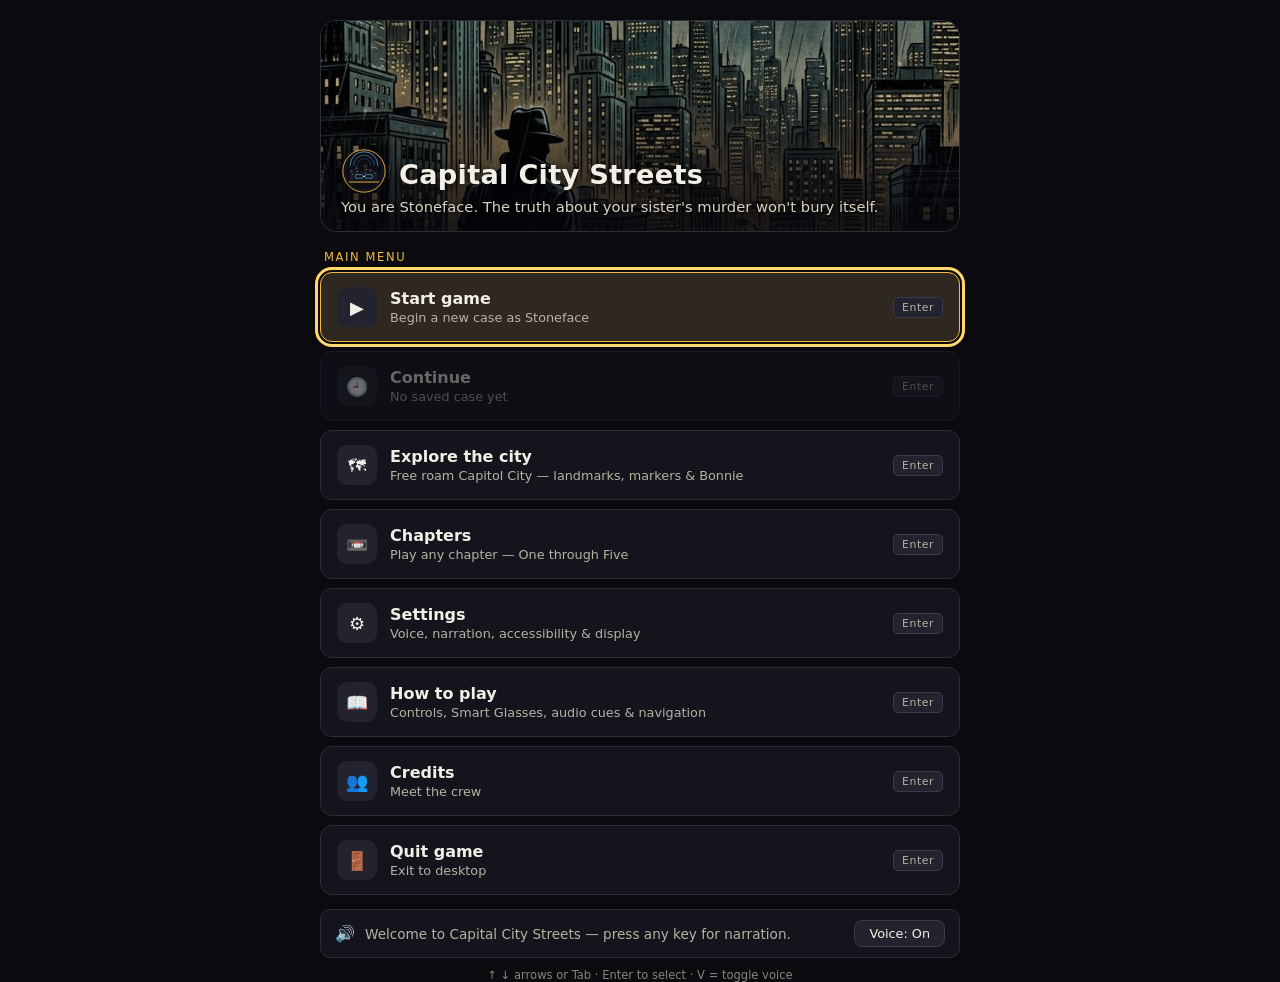
<file: index.html>
<!DOCTYPE html>
<html lang="en">
<head>
  <meta charset="utf-8" />
  <meta name="viewport" content="width=device-width, initial-scale=1, viewport-fit=cover, user-scalable=no" />
  <meta name="apple-mobile-web-app-capable" content="yes" />
  <meta name="apple-mobile-web-app-status-bar-style" content="black-translucent" />
  <meta name="mobile-web-app-capable" content="yes" />
  <title>Capital City Streets — Paschall Game Hub</title>
  <style>
    * { -webkit-tap-highlight-color: transparent; }
    html { touch-action: manipulation; }
    body { overscroll-behavior: none; }
    #choices button, .menu-btn, .v-toggle, .back-btn { touch-action: manipulation; -webkit-tap-highlight-color: rgba(245,185,66,0.3); }
    audio { display: none !important; }
  </style>
  <link rel="icon" href='data:image/svg+xml,<svg xmlns="http://www.w3.org/2000/svg" viewBox="0 0 100 100"><circle cx="50" cy="50" r="46" fill="%230c0c14" stroke="%23f5b942" stroke-width="6"/><rect x="30" y="60" width="40" height="6" fill="%23f5b942"/><rect x="30" y="40" width="17" height="9" rx="4.5" fill="none" stroke="%237fd4ff" stroke-width="4"/><rect x="53" y="40" width="17" height="9" rx="4.5" fill="none" stroke="%237fd4ff" stroke-width="4"/></svg>' />
  <link rel="stylesheet" href="styles.css" />
</head>
<body>

  <!-- ══ Custom logo emblem: the city seen through Smart Glasses ══ -->
  <svg style="display:none" aria-hidden="true">
    <symbol id="ccs-logo" viewBox="0 0 200 200">
      <circle cx="100" cy="100" r="92" fill="#0c0c14" stroke="#f5b942" stroke-width="4"/>
      <circle cx="100" cy="100" r="82" fill="none" stroke="#2a2a3a" stroke-width="2"/>
      <path d="M40 76 a60 60 0 0 1 120 0" fill="none" stroke="#7fd4ff" stroke-width="3" opacity=".85"/>
      <path d="M55 76 a45 45 0 0 1 90 0" fill="none" stroke="#7fd4ff" stroke-width="3" opacity=".55"/>
      <path d="M70 76 a30 30 0 0 1 60 0" fill="none" stroke="#7fd4ff" stroke-width="3" opacity=".3"/>
      <g fill="#1b1b28">
        <rect x="38" y="92" width="18" height="52"/><rect x="60" y="78" width="16" height="66"/>
        <rect x="80" y="98" width="14" height="46"/><rect x="98" y="70" width="18" height="74"/>
        <rect x="120" y="88" width="16" height="56"/><rect x="140" y="100" width="18" height="44"/>
      </g>
      <g fill="#f5b942">
        <rect x="43" y="100" width="3" height="4"/><rect x="50" y="112" width="3" height="4"/>
        <rect x="65" y="86" width="3" height="4"/><rect x="70" y="100" width="3" height="4"/>
        <rect x="103" y="78" width="3" height="4"/><rect x="110" y="92" width="3" height="4"/>
        <rect x="103" y="108" width="3" height="4"/><rect x="125" y="96" width="3" height="4"/>
        <rect x="146" y="108" width="3" height="4"/>
      </g>
      <rect x="62" y="116" width="34" height="15" rx="7.5" fill="#0c0c14" stroke="#7fd4ff" stroke-width="2.5"/>
      <rect x="104" y="116" width="34" height="15" rx="7.5" fill="#0c0c14" stroke="#7fd4ff" stroke-width="2.5"/>
      <rect x="96" y="121" width="8" height="5" fill="#7fd4ff"/>
      <rect x="34" y="146" width="132" height="4" fill="#f5b942"/>
    </symbol>
  </svg>

  <!-- ══ Paschall Game Hub — studio splash ══ -->
  <div id="splash" role="alert" aria-label="Paschall Game Hub presents Capital City Streets. Press any key to continue.">
    <svg class="splash-logo" aria-hidden="true"><use href="#ccs-logo"/></svg>
    <div class="splash-studio">PASCHALL GAME HUB</div>
    <div class="splash-presents">— presents —</div>
    <div class="splash-title">CAPITAL CITY STREETS</div>
    <div class="splash-tag">Hunt the truth. Avenge the silence.</div>
    <div class="splash-hint">press any key</div>
  </div>

  <!-- ══════════ MAIN MENU (mirrors original s-lobby) ══════════ -->
  <div id="main-menu" role="main" aria-label="Capital City Streets — main menu">
    <div class="menu-container">
      <h2 class="sr-only">Capital City Streets. Main menu. 7 options. Use arrow keys to navigate, Enter to select. Press V to toggle voice.</h2>

      <div class="menu-hero" aria-hidden="true">
        <img src="img/title.jpg" alt="" />
        <div class="menu-hero-overlay"></div>
        <div class="game-logo">
          <h1><svg class="logo-mark" aria-hidden="true"><use href="#ccs-logo"/></svg>Capital City Streets</h1>
          <p>You are Stoneface. The truth about your sister's murder won't bury itself.</p>
        </div>
      </div>

      <!-- Main list -->
      <div id="menu-list-wrap">
        <p class="lbl" aria-hidden="true">Main menu</p>
        <ul class="menu-list" role="listbox" aria-label="Main menu" id="lobby-menu">
          <li role="none"><button class="menu-btn" role="option" data-action="start"
            data-speak="Start game. Begin a new case as Stoneface. Press Enter.">
            <span class="micon" aria-hidden="true">▶</span>
            <span class="mlabel"><span class="mtitle">Start game</span><span class="msub">Begin a new case as Stoneface</span></span>
            <span class="kbadge" aria-hidden="true">Enter</span>
          </button></li>
          <li role="none"><button class="menu-btn" role="option" data-action="continue" id="menu-continue"
            data-speak="Continue. Resume your last save. Stoneface's case file is waiting. Press Enter.">
            <span class="micon" aria-hidden="true">🕘</span>
            <span class="mlabel"><span class="mtitle">Continue</span><span class="msub">Resume your last save</span></span>
            <span class="kbadge" aria-hidden="true">Enter</span>
          </button></li>
          <li role="none"><button class="menu-btn" role="option" data-action="explore"
            data-speak="Explore the city. Free roam Capitol City block by block. Landmarks, markers, and Bonnie. Press Enter.">
            <span class="micon" aria-hidden="true">🗺</span>
            <span class="mlabel"><span class="mtitle">Explore the city</span><span class="msub">Free roam Capitol City — landmarks, markers &amp; Bonnie</span></span>
            <span class="kbadge" aria-hidden="true">Enter</span>
          </button></li>
          <li role="none"><button class="menu-btn" role="option" data-action="chapters"
            data-speak="Chapters. Jump straight into any chapter of the story. Press Enter.">
            <span class="micon" aria-hidden="true">📼</span>
            <span class="mlabel"><span class="mtitle">Chapters</span><span class="msub">Play any chapter — One through Five</span></span>
            <span class="kbadge" aria-hidden="true">Enter</span>
          </button></li>
          <li role="none"><button class="menu-btn" role="option" data-action="settings"
            data-speak="Settings. Adjust voice, narration speed, accessibility and display options. Press Enter.">
            <span class="micon" aria-hidden="true">⚙</span>
            <span class="mlabel"><span class="mtitle">Settings</span><span class="msub">Voice, narration, accessibility &amp; display</span></span>
            <span class="kbadge" aria-hidden="true">Enter</span>
          </button></li>
          <li role="none"><button class="menu-btn" role="option" data-action="howto"
            data-speak="How to play. Learn the controls, Smart Glasses system, audio cues, and city navigation. Press Enter.">
            <span class="micon" aria-hidden="true">📖</span>
            <span class="mlabel"><span class="mtitle">How to play</span><span class="msub">Controls, Smart Glasses, audio cues &amp; navigation</span></span>
            <span class="kbadge" aria-hidden="true">Enter</span>
          </button></li>
          <li role="none"><button class="menu-btn" role="option" data-action="credits"
            data-speak="Credits. Meet the crew behind Capital City Streets. Press Enter.">
            <span class="micon" aria-hidden="true">👥</span>
            <span class="mlabel"><span class="mtitle">Credits</span><span class="msub">Meet the crew</span></span>
            <span class="kbadge" aria-hidden="true">Enter</span>
          </button></li>
          <li role="none"><button class="menu-btn" role="option" data-action="quit"
            data-speak="Quit game. Exit to desktop. Press Enter.">
            <span class="micon" aria-hidden="true">🚪</span>
            <span class="mlabel"><span class="mtitle">Quit game</span><span class="msub">Exit to desktop</span></span>
            <span class="kbadge" aria-hidden="true">Enter</span>
          </button></li>
        </ul>

        <div class="voicebar">
          <span aria-hidden="true" class="vb-icon">🔊</span>
          <span id="lv-label">Smart Glasses narration on — press V to toggle</span>
          <button class="v-toggle" id="lv-btn" aria-pressed="true"
            data-speak="Voice toggle. Currently on. Press Enter to turn narration off.">Voice: On</button>
        </div>
        <p class="kbd-hint">↑ ↓ arrows or Tab · Enter to select · V = toggle voice</p>
      </div>

      <!-- Chapters panel -->
      <div id="chapters-panel" class="menu-panel" hidden aria-label="Chapter select">
        <div class="panel-top">
          <button class="back-btn" data-action="back-main"
            data-speak="Back. Return to main menu. Press Enter.">← Back</button>
          <h2 class="panel-title">Select chapter</h2>
        </div>
        <ul class="menu-list">
          <li><button class="menu-btn" data-chapter="1"
            data-speak="Chapter One, The First Echo. Salena's apartment, the jingle lock, first blood. Press Enter to play.">
            <span class="micon" aria-hidden="true">1</span>
            <span class="mlabel"><span class="mtitle">The First Echo</span><span class="msub">Salena's apartment · the jingle lock · the data drive</span></span></button></li>
          <li><button class="menu-btn" data-chapter="2"
            data-speak="Chapter Two, The Block. Southside, Harbor, the Velvet Room stickup. Press Enter to play.">
            <span class="micon" aria-hidden="true">2</span>
            <span class="mlabel"><span class="mtitle">The Block</span><span class="msub">Southside · Harbor · the Velvet stickup</span></span></button></li>
          <li><button class="menu-btn" data-chapter="3"
            data-speak="Chapter Three, Waterfront and Island. Road ambush, nuclear Bonnie, the casino. Press Enter to play.">
            <span class="micon" aria-hidden="true">3</span>
            <span class="mlabel"><span class="mtitle">Waterfront / Island</span><span class="msub">Road ambush · nuclear Bonnie · the casino</span></span></button></li>
          <li><button class="menu-btn" data-chapter="4"
            data-speak="Chapter Four, The Takedown. Precinct shootout, five hitmen, the court ambush. Press Enter to play.">
            <span class="micon" aria-hidden="true">4</span>
            <span class="mlabel"><span class="mtitle">The Takedown</span><span class="msub">Precinct shootout · five hitmen · the court ambush</span></span></button></li>
          <li><button class="menu-btn" data-chapter="5"
            data-speak="Chapter Five, The Grand Finale. The mansion gala, Wexler and Voss, three endings. Press Enter to play.">
            <span class="micon" aria-hidden="true">5</span>
            <span class="mlabel"><span class="mtitle">The Grand Finale</span><span class="msub">Mansion gala · Wexler &amp; Voss · three endings</span></span></button></li>
                                      </ul>
      </div>

      <!-- Settings panel -->
      <div id="settings-panel" class="menu-panel" hidden aria-label="Settings">
        <div class="panel-top">
          <button class="back-btn" data-action="back-main"
            data-speak="Back. Return to main menu. Press Enter.">← Back</button>
          <h2 class="panel-title">Settings</h2>
        </div>
        <div class="setting-row">
          <span class="sicon" aria-hidden="true">🔊</span>
          <span class="slabel"><span class="sname">Smart Glasses narration</span>
          <span class="sdesc">Spoken narration of every line and option</span></span>
          <button class="v-toggle" id="set-voice" aria-pressed="true"
            data-speak="Smart Glasses narration. Currently on. Press Enter to toggle.">On</button>
        </div>
        <div class="setting-row">
          <span class="sicon" aria-hidden="true">⏩</span>
          <span class="slabel"><span class="sname">Narration speed</span>
          <span class="sdesc">How fast the Smart Glasses speak</span></span>
          <input type="range" id="set-rate" class="sslider" min="70" max="150" step="10"
            aria-label="Narration speed percent"
            data-speak="Narration speed slider. Use left and right arrow keys to change the speed.">
          <span class="sval" id="set-rate-val">100%</span>
        </div>
        <div class="setting-row">
          <span class="sicon" aria-hidden="true">🎼</span>
          <span class="slabel"><span class="sname">Music volume</span>
          <span class="sdesc">Generative score loudness</span></span>
          <input type="range" id="set-mus" class="sslider" min="0" max="100" step="5"
            aria-label="Music volume percent"
            data-speak="Music volume slider. Use left and right arrows to change.">
          <span class="sval" id="set-mus-val">100%</span>
        </div>
        <div class="setting-row">
          <span class="sicon" aria-hidden="true">🌆</span>
          <span class="slabel"><span class="sname">Ambience volume</span>
          <span class="sdesc">Room tones, rain, city life</span></span>
          <input type="range" id="set-amb" class="sslider" min="0" max="100" step="5"
            aria-label="Ambience volume percent"
            data-speak="Ambience volume slider. Use left and right arrows to change.">
          <span class="sval" id="set-amb-val">100%</span>
        </div>
        <div class="setting-row">
          <span class="sicon" aria-hidden="true">🌓</span>
          <span class="slabel"><span class="sname">High contrast</span>
          <span class="sdesc">Brighter colors, stronger outlines — key H anytime</span></span>
          <button class="v-toggle" id="set-hc" aria-pressed="false"
            data-speak="High contrast mode. Currently off. Press Enter to toggle.">Off</button>
        </div>
        <div class="setting-row">
          <span class="sicon" aria-hidden="true">🎧</span>
          <span class="slabel"><span class="sname">Focus Mode</span>
          <span class="sdesc">Dims visuals during play — press F anytime in game</span></span>
        </div>
        <div class="setting-row" style="border:2px solid #f5b942; background: rgba(245,185,66,0.08);">
          <span class="sicon" aria-hidden="true">🦯</span>
          <span class="slabel"><span class="sname">Blind-Friendly Real Audio — OpenGameArt.org</span>
          <span class="sdesc">Real noir jazz (Future Noir, Velvet Sax, Noire Crime Time) + real punch SFX + footsteps + city ambience. For blind immersion — CC0/CC-BY</span></span>
          <button class="v-toggle" id="set-oga" aria-pressed="true"
            data-speak="Blind friendly real audio from Open Game Art. Currently on. Real noir jazz and punch sounds for blind immersion. Press Enter to toggle.">On</button>
        </div>
        <div class="setting-row">
          <span class="sicon" aria-hidden="true">🎵</span>
          <span class="slabel"><span class="sname">Real Music Volume</span>
          <span class="sdesc">Noir jazz tracks from OpenGameArt.org</span></span>
          <input type="range" id="set-oga-mus" class="sslider" min="0" max="100" step="5"
            aria-label="Real music volume"
            data-speak="Real noir music volume slider.">
          <span class="sval" id="set-oga-mus-val">70%</span>
        </div>
        <div class="setting-row">
          <span class="sicon" aria-hidden="true">🥊</span>
          <span class="slabel"><span class="sname">Real SFX Volume</span>
          <span class="sdesc">Real punch, footsteps, doors from OpenGameArt.org</span></span>
          <input type="range" id="set-oga-sfx" class="sslider" min="0" max="100" step="5"
            aria-label="Real SFX volume"
            data-speak="Real punch and footsteps volume slider.">
          <span class="sval" id="set-oga-sfx-val">90%</span>
        </div>
        <div class="setting-row" style="border:2px solid #7fd4ff; background: rgba(127,212,255,0.08);">
          <span class="sicon" aria-hidden="true">🎙️</span>
          <span class="slabel"><span class="sname">Real Human Voices — Not Computer!</span>
          <span class="sdesc">Stoneface, Glasses, Salena, Sam, Priest now sound like REAL people, not computer TTS. Generated with AI voice actors. Hybrid: real for main, improved TTS for others.</span></span>
          <button class="v-toggle" id="set-realvoices" aria-pressed="true"
            data-speak="Real human voices. Currently on. Real human voices, not computer. Stoneface, Glasses, Salena have real voices. Press Enter to toggle.">On</button>
        </div>
        <div class="setting-row" style="border:2px solid #ff6b6b; background: rgba(255,107,107,0.08);">
          <span class="sicon" aria-hidden="true">🔊</span>
          <span class="slabel"><span class="sname">Realistic Sounds — Mixkit / OGA CC0</span>
          <span class="sdesc">Real recorded footsteps (grass, stone, sand, concrete), punches (strong, fast, body), doors, city rain, coins, swords. CC0 realistic, not synthetic. From Mixkit-style packs.</span></span>
          <button class="v-toggle" id="set-realistic" aria-pressed="true"
            data-speak="Realistic sounds from Mixkit and OpenGameArt. Currently on. Real footsteps, punches, doors, city ambience. Press Enter to toggle.">On</button>
        </div>
        <div class="setting-row">
          <span class="sicon" aria-hidden="true">🎚️</span>
          <span class="slabel"><span class="sname">Realistic Volume</span>
          <span class="sdesc">Footsteps, punches, doors, city - realistic SFX</span></span>
          <input type="range" id="set-real-vol" class="sslider" min="0" max="100" step="5"
            aria-label="Realistic volume"
            data-speak="Realistic sounds volume slider.">
          <span class="sval" id="set-real-vol-val">90%</span>
        </div>
        <div class="setting-row" style="border:2px solid #a78bfa; background: rgba(167,139,250,0.12);">
          <span class="sicon" aria-hidden="true">🎼</span>
          <span class="slabel"><span class="sname">Professional Blind Music Vibe — High Level</span>
          <span class="sdesc">Leitmotifs (character themes), Vertical Remixing (base+tension+combat layers), Stingers (objective/danger), Sonar Enhanced Listening, Binaural spatial music. Like TLOU2 + Hades + A Plague Tale. Real noir jazz from Pixabay CC0 + OGA.</span></span>
          <button class="v-toggle" id="set-blindmusic" aria-pressed="true"
            data-speak="Professional blind music vibe. Currently on. Leitmotifs for Stoneface Salena Glasses, vertical remixing with 3 layers, stingers for events, sonar enhanced listening mode like The Last of Us Part 2. Press Enter to toggle.">On</button>
        </div>
        <div class="setting-row">
          <span class="sicon" aria-hidden="true">🎹</span>
          <span class="slabel"><span class="sname">Blind Music Volume</span>
          <span class="sdesc">Leitmotifs + vertical layers + stingers - professional blind vibe</span></span>
          <input type="range" id="set-blind-vol" class="sslider" min="0" max="100" step="5"
            aria-label="Blind music volume"
            data-speak="Professional blind music volume slider. Leitmotifs and vertical remixing.">
          <span class="sval" id="set-blind-vol-val">60%</span>
        </div>
        <div class="setting-row">
          <span class="sicon" aria-hidden="true">📡</span>
          <span class="slabel"><span class="sname">Enhanced Listening Mode (Sonar)</span>
          <span class="sdesc">Sonar sweep like TLOU2 - press E in game to ping nearby characters/objects with spatial audio + leitmotifs. For blind navigation.</span></span>
          <button class="v-toggle" id="set-sonar" aria-pressed="false"
            data-speak="Enhanced listening mode sonar. Currently off. When on, press E to sonar ping nearby characters with leitmotifs and spatial audio. Like The Last of Us Part 2. Press Enter to toggle.">Off</button>
        </div>
      </div>

      <!-- Credits panel -->
      <div id="credits-panel" class="menu-panel" hidden aria-label="Credits">
        <div class="panel-top">
          <button class="back-btn" data-action="back-main"
            data-speak="Back. Return to main menu. Press Enter.">← Back</button>
          <h2 class="panel-title">Credits — Meet the crew</h2>
        </div>
        <ul class="menu-list" id="credits-list">
          <li><div class="menu-btn credit-row" tabindex="0" data-speak="Stoneface. You. Blind crew leader. Grief sharpened into purpose. Every move, for Salena.">
            <span class="micon" aria-hidden="true">🕶</span>
            <span class="mlabel"><span class="mtitle">Stoneface</span><span class="msub">You — blind crew leader, grief sharpened into purpose</span></span></div></li>
          <li><div class="menu-btn credit-row" tabindex="0" data-speak="Bonnie. Your bulletproof S U V. Crew built, A I voiced. She steers, she fights, she waits outside.">
            <span class="micon" aria-hidden="true">🚙</span>
            <span class="mlabel"><span class="mtitle">Bonnie</span><span class="msub">Bulletproof SUV — crew-built, AI-voiced</span></span></div></li>
          <li><div class="menu-btn credit-row" tabindex="0" data-speak="Sam Caldwell. Inside cop ally. Subtle hints by phone. Your eyes inside the law.">
            <span class="micon" aria-hidden="true">📞</span>
            <span class="mlabel"><span class="mtitle">Sam Caldwell</span><span class="msub">Inside-cop ally — your eyes inside the law</span></span></div></li>
          <li><div class="menu-btn credit-row" tabindex="0" data-speak="Priest Malachai. Moral compass with street knowledge. The only honest gatekeeper.">
            <span class="micon" aria-hidden="true">🕯</span>
            <span class="mlabel"><span class="mtitle">Priest Malachai</span><span class="msub">Moral compass — the only honest gatekeeper</span></span></div></li>
          <li><div class="menu-btn credit-row" tabindex="0" data-speak="Marcus Harbor Kane. Navy Seal. Undercover in plain sight. Waiting for a reason to live.">
            <span class="micon" aria-hidden="true">🏀</span>
            <span class="mlabel"><span class="mtitle">Marcus "Harbor" Kane</span><span class="msub">Navy Seal — undercover in plain sight</span></span></div></li>
          <li><div class="menu-btn credit-row" tabindex="0" data-speak="Nyx and Nia Vale. Twin assassins. Nyx, calm voice, surgical violence. Nia, playful voice, terrifying impulse control. Point them.">
            <span class="micon" aria-hidden="true">🗡</span>
            <span class="mlabel"><span class="mtitle">Nyx &amp; Nia Vale</span><span class="msub">Twin assassins — point them</span></span></div></li>
          <li><div class="menu-btn credit-row" tabindex="0" data-speak="Elias Ledger. Pawn shop investor. Bankroll brain, upgrade broker.">
            <span class="micon" aria-hidden="true">💰</span>
            <span class="mlabel"><span class="mtitle">Elias "Ledger"</span><span class="msub">Pawn shop investor — upgrade broker</span></span></div></li>
          <li><div class="menu-btn credit-row" tabindex="0" data-speak="Tess Area Six. Computer engineer. Builds Bonnie's systems, armor upgrades, and the healing chamber.">
            <span class="micon" aria-hidden="true">🔧</span>
            <span class="mlabel"><span class="mtitle">Tess "Area Six"</span><span class="msub">Computer engineer — builds Bonnie's systems</span></span></div></li>
          <li><div class="menu-btn credit-row" tabindex="0" data-speak="Seraphine Sera. The island. Romance that becomes a choice, not a cutscene.">
            <span class="micon" aria-hidden="true">🏝</span>
            <span class="mlabel"><span class="mtitle">Seraphine "Sera"</span><span class="msub">The island — a romance you choose</span></span></div></li>
          <li><div class="menu-btn credit-row" tabindex="0" data-speak="Mayor Wexler. Charismatic. Ruthless. Addicted to legacy.">
            <span class="micon" aria-hidden="true">🏛</span>
            <span class="mlabel"><span class="mtitle">Mayor Wexler</span><span class="msub">Charismatic, ruthless, addicted to legacy</span></span></div></li>
          <li><div class="menu-btn credit-row" tabindex="0" data-speak="Chief Voss. Cold. Procedural. Convinced the city belongs to him.">
            <span class="micon" aria-hidden="true">🚔</span>
            <span class="mlabel"><span class="mtitle">Chief Voss</span><span class="msub">Cold, procedural — the city is his, he thinks</span></span></div></li>
        </ul>
        <div class="setting-row" style="margin-top:12px">
          <span class="sicon" aria-hidden="true">🖤</span>
          <span class="slabel">
            <span class="sname">A Paschall Games production</span>
            <span class="sdesc">Designed accessibility-first · Hand-built noir engine: WebAudio generative score, HRTF spatial sound, Three.js streets · Every voice synthesized, every pixel data-driven · For Salena.</span>
          </span>
        </div>
      </div>

      <!-- Quit notice -->
      <div id="quit-panel" class="menu-panel" hidden aria-label="Quit">
        <div class="game-logo">
          <h1>🏙 Capital City Streets</h1>
          <p id="quit-text">It is now safe to close this tab. Justice is coming — one block at a time.</p>
        </div>
      </div>
    </div>
  </div>

  <div id="game" hidden>
    <!-- Top bar -->
    <header id="topbar" role="status" aria-label="Status bar">
      <span id="hud-location" class="hud-chip">📍 —</span>
      <span id="hud-cc" class="hud-chip cc">🪙 0 CC</span>
      <span id="hud-health" class="hud-chip health" aria-label="Health">
        ❤️ <span class="bar"><span id="health-fill"></span></span>
      </span>
      <span id="hud-heat" class="hud-chip heat" hidden>🔥 Heat 0</span>
      <span id="hud-focus" class="hud-chip focus" hidden>🎧 Focus</span>
      <button id="btn-menu" class="hud-chip hud-btn" aria-label="Back to main menu (Escape key)"
        title="Main menu (Esc)">☰</button>
      <button id="btn-fullscreen" class="hud-chip hud-btn" aria-label="Toggle fullscreen"
        title="Toggle fullscreen">⛶</button>
    </header>

    <!-- Scene viewport -->
    <main id="stage" aria-label="Scene" tabindex="0">
      <svg id="scene-art" viewBox="0 0 800 450" preserveAspectRatio="xMidYMid slice" aria-hidden="true"></svg>
      <div id="grade" aria-hidden="true"></div>
      <div id="fx" aria-hidden="true"></div>
      <div id="subtitle" aria-live="polite"></div>
    </main>

    <!-- Choices -->
    <nav id="choices" aria-label="Choices"></nav>

    <!-- Cinematic chapter title card -->
    <div id="chapter-card" aria-hidden="true"></div>

    <!-- Narration log (Smart Glasses feed) -->
    <section id="narration-log" aria-label="Smart Glasses narration log" aria-live="off">
      <h2>Smart Glasses Feed</h2>
      <ol id="log-lines"></ol>
    </section>
  </div>

  <!-- ══════════ OPEN-WORLD CITY (free roam) ══════════ -->
  <div id="city" hidden>
    <header id="city-hud" role="status" aria-label="City status">
      <span id="city-mode" class="hud-chip">—</span>
      <span id="city-loc" class="hud-chip">📍 —</span>
      <span id="city-cc" class="hud-chip cc">🪙 0 CC</span>
      <span class="hud-chip health" aria-label="Health">❤️ <span class="bar"><span id="city-health-fill"></span></span></span>
      <span id="city-ride" class="hud-chip ride" hidden>🚙 Riding Bonnie</span>
      <span id="city-marker-chip" class="hud-chip markerchip" hidden></span>
    </header>
    <main id="city-stage" tabindex="0" aria-label="Capitol City">
      <svg id="city-svg" viewBox="0 0 720 540" preserveAspectRatio="xMidYMid slice" aria-hidden="true">
        <g id="city-world"></g>
      </svg>
      <canvas id="city-3d" hidden aria-hidden="true"></canvas>
      <div id="city-caption" aria-live="polite"></div>
    </main>
    <p class="city-keys">
      ↑ ↓ ← → move · Enter interact · L look · P sonar ping · K district guide · G go-to (A/B/C letters, 0 back) · U your trail<br/>
      M set marker · N hear the way · Y walking beacon · X clear marker · B ride Bonnie · J journal · R replay · T voice · H contrast<br/>
      Backspace step back · C 3D/map view · O 3D sound · I case file · Esc menu
      · <span id="city-ver"></span>
    </p>
  </div>


  <script src="src/tts.js"></script>
  <script src="src/realvoices.js"></script>
  <script src="src/ogaudio.js"></script>
  <script src="src/realistic.js"></script>
  <script src="src/blindmusic.js"></script>
  <script src="src/audio.js"></script>
  <script src="src/spatial.js"></script>
  <script src="src/music.js"></script>
  <script src="src/premium_audio.js"></script>
  <script src="src/input.js"></script>
  <script src="src/economy.js"></script>
  <script src="src/game.js"></script>
  <script src="vendor/three.min.js"></script>
  <script src="src/audio3d.js"></script>
  <script src="src/city3d.js"></script>
  <script src="src/city.js"></script>
  <script src="src/mainmenu.js"></script>


  <!-- Mobile Browser Fix: Unlock audio + improve TTS voice loading -->
  <script>
  (function() {
    const isMobile = /iPhone|iPad|iPod|Android/i.test(navigator.userAgent);
    const isIOS = /iPhone|iPad|iPod/i.test(navigator.userAgent);
    if (!isMobile) return;
    console.log('[Mobile] Browser detected - applying mobile fixes iOS='+isIOS);
    let unlocked = false;
    const unlockAllAudio = () => {
      if (unlocked) return;
      unlocked = true;
      console.log('[Mobile] First gesture - unlocking audio');
      try {
        if (typeof TTS !== 'undefined' && TTS.unlockAudio) TTS.unlockAudio();
        if (typeof RealVoices !== 'undefined' && RealVoices.unlockMobile) RealVoices.unlockMobile();
        if (typeof OGAudio !== 'undefined' && OGAudio.unlockMobile) OGAudio.unlockMobile();
        if (typeof BlindMusic !== 'undefined' && BlindMusic.unlockMobile) BlindMusic.unlockMobile();
        if (window.speechSynthesis) {
          try {
            const u = new SpeechSynthesisUtterance('');
            u.volume = 0;
            window.speechSynthesis.speak(u);
            window.speechSynthesis.cancel();
            window.speechSynthesis.getVoices();
          } catch (e) {}
        }
      } catch (e) { console.warn('[Mobile] Unlock failed:', e); }
    };
    ['touchstart','touchend','click','keydown'].forEach(ev => {
      document.addEventListener(ev, unlockAllAudio, { once: true, passive: true, capture: true });
    });
    if (isIOS && window.speechSynthesis) {
      const forceVoiceLoad = () => { try { window.speechSynthesis.getVoices(); } catch (e) {} };
      setTimeout(forceVoiceLoad, 100);
      setTimeout(forceVoiceLoad, 500);
      setTimeout(forceVoiceLoad, 1000);
      window.speechSynthesis.onvoiceschanged = forceVoiceLoad;
    }
    document.body.classList.add('mobile-browser');
    if (isIOS) document.body.classList.add('ios-browser');
    console.log('[Mobile] Fixes applied - voice will work after first tap');
  })();
  </script>

</body>
</html>
</file>
<file: styles.css>
/* ============================================================
   CAPITAL CITY STREETS — styles.css
   Editable: colors live in :root variables. Change freely.
   ============================================================ */

:root {
  --bg: #0a0a0f;
  --panel: #14141d;
  --ink: #f2efe6;
  --accent: #f5b942;        /* gold — choices, highlights */
  --accent-2: #7fd4ff;      /* cyan — Smart Glasses feed */
  --danger: #ff5d5d;
  --ok: #7dff9e;
  --focus-ring: #ffd76a;
  --font: "Segoe UI", system-ui, -apple-system, Roboto, Arial, sans-serif;
}

/* High-contrast mode (toggle with H in-game) */
body.high-contrast {
  --bg: #000;
  --panel: #000;
  --ink: #fff;
  --accent: #ffee00;
  --accent-2: #00ffff;
  --danger: #ff8080;
  --ok: #80ff80;
}

* { box-sizing: border-box; margin: 0; padding: 0; }

/* The `hidden` attribute must ALWAYS win over display rules —
   without this, #main-menu (display:flex) would stay visible
   after pressing Start game. */
[hidden] { display: none !important; }

html, body { height: 100%; }

body {
  background: var(--bg);
  color: var(--ink);
  font-family: var(--font);
  display: flex;
  justify-content: center;
}

#game {
  width: min(960px, 100%);
  display: flex;
  flex-direction: column;
  gap: 10px;
  padding: 12px;
}

/* ---------- HUD ---------- */
#topbar {
  display: flex;
  flex-wrap: wrap;
  gap: 8px;
  align-items: center;
}
.hud-chip {
  background: var(--panel);
  border: 1px solid #2c2c3a;
  border-radius: 999px;
  padding: 6px 14px;
  font-size: 0.95rem;
  letter-spacing: 0.02em;
}
.hud-chip.cc { color: var(--accent); font-weight: 700; }
.hud-chip.heat { color: var(--danger); font-weight: 700; }
.hud-chip.focus { color: var(--accent-2); }
.hud-chip.health { display: inline-flex; align-items: center; gap: 6px; }
.bar {
  display: inline-block;
  width: 90px; height: 10px;
  background: #2c2c3a;
  border-radius: 999px;
  overflow: hidden;
}
#health-fill {
  display: block; height: 100%;
  width: 100%;
  background: linear-gradient(90deg, var(--danger), var(--ok));
  transition: width .3s ease;
}

/* ---------- Stage (fills the screen in play mode) ---------- */
#stage {
  position: relative;
  flex: 1;
  min-height: 0;
  border: 2px solid #2c2c3a;
  border-radius: 14px;
  overflow: hidden;
  background: #000;
  outline: none;
}
#scene-art { width: 100%; height: 100%; display: block; }

#subtitle {
  position: absolute;
  left: 0; right: 0; bottom: 0;
  padding: 18px 24px 16px;
  background: linear-gradient(transparent, rgba(0,0,0,.88) 45%);
  font-size: clamp(1.05rem, 2.6vw, 1.45rem);
  line-height: 1.45;
  min-height: 3.2em;
  text-shadow: 0 2px 6px #000;
}
#subtitle .speaker {
  color: var(--accent);
  font-weight: 700;
  text-transform: uppercase;
  letter-spacing: .08em;
  font-size: .8em;
  display: block;
  margin-bottom: 2px;
}
#subtitle.flash { animation: flash .25s ease; }
@keyframes flash { 0% { background: rgba(245,185,66,.25); } 100% { background: transparent; } }

/* ---------- Choices ---------- */
#choices {
  display: flex;
  flex-direction: column;
  gap: 8px;
  width: 100%;
  max-width: 920px;
  margin: 0 auto;
  max-height: 38vh;
  overflow-y: auto;
}
.choice {
  display: flex;
  align-items: center;
  gap: 12px;
  width: 100%;
  text-align: left;
  background: var(--panel);
  color: var(--ink);
  border: 2px solid #2c2c3a;
  border-radius: 10px;
  padding: 12px 16px;
  font-size: 1.05rem;
  font-family: inherit;
  cursor: pointer;
}
.choice .key-hint {
  flex: none;
  width: 28px; height: 28px;
  display: grid; place-items: center;
  border: 1px solid var(--accent);
  border-radius: 6px;
  color: var(--accent);
  font-weight: 700;
  font-size: .9rem;
}
.choice .key-letter {
  flex: none;
  width: 28px; height: 28px;
  display: grid; place-items: center;
  border: 1px solid var(--accent);
  border-radius: 6px;
  color: var(--accent);
  font-weight: 700;
  font-size: .9rem;
}
.choice[aria-selected="true"], .choice:focus-visible {
  border-color: var(--accent);
  background: color-mix(in srgb, var(--accent) 14%, var(--panel));
  outline: 3px solid var(--focus-ring);
  outline-offset: 2px;
}
.choice:disabled { opacity: .45; cursor: not-allowed; }

/* ---------- Narration log ---------- */
#narration-log {
  background: var(--panel);
  border: 1px solid #2c2c3a;
  border-radius: 12px;
  padding: 8px 16px;
  max-height: 110px;
  overflow-y: auto;
  font-size: .92rem;
  flex-shrink: 0;
}
#narration-log h2 {
  font-size: .8rem;
  text-transform: uppercase;
  letter-spacing: .12em;
  color: var(--accent-2);
  margin-bottom: 6px;
}
#log-lines { list-style: none; }
#log-lines li {
  padding: 3px 0;
  border-bottom: 1px dashed #23232f;
  color: #cfc9ba;
}
#log-lines li .who { color: var(--accent-2); font-weight: 600; }

/* ---------- Editor ---------- */
#editor-dock { position: fixed; right: 14px; bottom: 14px; }
#btn-editor {
  background: var(--accent);
  color: #1a1405;
  font-weight: 700;
  border: none;
  border-radius: 999px;
  padding: 10px 18px;
  font-size: .95rem;
  cursor: pointer;
  font-family: inherit;
}
#editor {
  border: none;
  border-radius: 14px;
  background: var(--panel);
  color: var(--ink);
  width: min(860px, 94vw);
  padding: 18px;
}
#editor::backdrop { background: rgba(0,0,0,.7); }
.editor-head { margin-bottom: 10px; }
.editor-head h2 { color: var(--accent); }
.editor-head .hint { font-size: .85rem; color: #b8b2a2; display:block; margin-top:4px; }
#editor-file {
  width: 100%;
  margin: 8px 0;
  padding: 8px;
  background: var(--bg);
  color: var(--ink);
  border: 1px solid #2c2c3a;
  border-radius: 8px;
  font-family: inherit;
}
#editor-text {
  width: 100%;
  height: 46vh;
  background: #050508;
  color: #d8ffd8;
  border: 1px solid #2c2c3a;
  border-radius: 8px;
  font-family: ui-monospace, Consolas, monospace;
  font-size: .85rem;
  padding: 10px;
  resize: vertical;
}
#editor-status { min-height: 1.4em; margin: 8px 0; color: var(--ok); font-size: .9rem; }
#editor-status.err { color: var(--danger); }
#editor menu { display: flex; gap: 8px; flex-wrap: wrap; }
#editor menu button {
  background: #23232f;
  color: var(--ink);
  border: 1px solid #3a3a4a;
  border-radius: 8px;
  padding: 8px 16px;
  font-family: inherit;
  font-size: .95rem;
  cursor: pointer;
}
#editor menu button[value="apply"] { background: var(--accent); color: #1a1405; font-weight: 700; }

/* Focus-mode visual cue: dim everything except subtitles */
body.focus-mode #scene-art { filter: brightness(.35) grayscale(.6); }
body.focus-mode #narration-log { border-color: var(--accent-2); }

/* Reduced motion respect */
@media (prefers-reduced-motion: reduce) {
  * { animation: none !important; transition: none !important; }
}

/* ============================================================
   MAIN MENU — mirrors original s-lobby structure
   ============================================================ */

.sr-only {
  position: absolute; width: 1px; height: 1px;
  overflow: hidden; clip: rect(0 0 0 0); white-space: nowrap;
}

#main-menu {
  width: 100%;
  min-height: 100vh;
  display: flex;
  justify-content: center;
  padding: 20px 12px 40px;
}
.menu-container { width: min(640px, 100%); }

.menu-hero {
  position: relative;
  border-radius: 16px;
  overflow: hidden;
  border: 1px solid #2c2c3a;
  margin-bottom: 18px;
}
.menu-hero img { width: 100%; height: 210px; object-fit: cover; display: block; }
.menu-hero-overlay {
  position: absolute; inset: 0;
  background: linear-gradient(180deg, rgba(5,5,10,.15) 30%, rgba(5,5,10,.88) 95%);
}
.game-logo { position: absolute; left: 0; right: 0; bottom: 0; padding: 16px 20px; }
.game-logo h1 { font-size: 1.7rem; font-weight: 700; letter-spacing: .01em; color: var(--ink); text-shadow: 0 2px 8px #000; }
.game-logo p { font-size: .92rem; color: #d8d2c2; margin-top: 4px; text-shadow: 0 1px 4px #000; }

.lbl {
  font-size: .72rem; text-transform: uppercase; letter-spacing: .14em;
  color: var(--accent); margin: 0 0 8px 4px;
}

.menu-list { list-style: none; display: flex; flex-direction: column; gap: 9px; }
.menu-btn {
  display: flex; align-items: center; gap: 13px; width: 100%;
  padding: 14px 16px;
  background: var(--panel);
  border: 1px solid #2c2c3a;
  border-radius: 12px;
  cursor: pointer; text-align: left;
  color: var(--ink);
  font-family: inherit; font-size: 1rem;
  transition: background .12s, border-color .12s;
}
.menu-btn:hover { background: #1b1b26; border-color: #3a3a4a; }
.menu-btn:focus-visible, .menu-btn.sel {
  outline: 3px solid var(--focus-ring); outline-offset: 2px;
  border-color: var(--accent);
  background: color-mix(in srgb, var(--accent) 12%, var(--panel));
}
.menu-btn:disabled { opacity: .4; cursor: not-allowed; }
.micon {
  width: 40px; height: 40px; border-radius: 10px;
  background: #23232f;
  display: flex; align-items: center; justify-content: center;
  flex-shrink: 0; font-size: 18px;
}
.mlabel { flex: 1; }
.mtitle { font-size: 1rem; font-weight: 600; display: block; }
.msub { font-size: .8rem; color: #b8b2a2; display: block; margin-top: 2px; }
.kbadge {
  font-size: .68rem; padding: 3px 8px;
  background: #23232f; border: 1px solid #3a3a4a; border-radius: 5px;
  color: #b8b2a2; flex-shrink: 0; letter-spacing: .05em;
}

.voicebar {
  display: flex; align-items: center; gap: 10px;
  padding: 10px 14px;
  border: 1px solid #2c2c3a; border-radius: 10px;
  background: var(--panel);
  margin-top: 14px;
  font-size: .85rem; color: #b8b2a2;
}
.voicebar .vb-icon { font-size: 1rem; }
.voicebar span:not(.vb-icon) { flex: 1; }
.v-toggle {
  font-size: .8rem; padding: 5px 14px;
  background: #23232f; border: 1px solid #3a3a4a; border-radius: 8px;
  cursor: pointer; color: var(--ink); font-family: inherit;
}
.v-toggle:focus-visible { outline: 3px solid var(--focus-ring); outline-offset: 2px; }
.kbd-hint { font-size: .72rem; color: #8a8578; text-align: center; margin-top: 10px; }

/* Panels: settings / credits / quit */
.menu-panel { animation: panelIn .18s ease; }
@keyframes panelIn { from { opacity: 0; transform: translateY(6px); } to { opacity: 1; transform: none; } }
.panel-top { display: flex; align-items: center; gap: 12px; margin-bottom: 14px; }
.back-btn {
  padding: 8px 14px; font-size: .85rem;
  background: var(--panel); border: 1px solid #3a3a4a; border-radius: 8px;
  cursor: pointer; color: var(--ink); font-family: inherit;
}
.back-btn:focus-visible { outline: 3px solid var(--focus-ring); outline-offset: 2px; }
.panel-title { font-size: 1.1rem; font-weight: 700; color: var(--accent); }

.setting-row {
  display: flex; align-items: center; gap: 13px;
  padding: 13px 15px;
  background: var(--panel); border: 1px solid #2c2c3a; border-radius: 12px;
  margin-bottom: 8px;
}
.sicon { font-size: 17px; flex-shrink: 0; width: 24px; text-align: center; }
.slabel { flex: 1; }
.sname { font-size: .95rem; font-weight: 600; display: block; }
.sdesc { font-size: .78rem; color: #b8b2a2; display: block; margin-top: 1px; }
.sval { font-size: .9rem; color: var(--accent); font-weight: 700; min-width: 44px; text-align: right; }
.sslider { width: 120px; accent-color: var(--accent); cursor: pointer; flex-shrink: 0; }
.sslider:focus-visible { outline: 3px solid var(--focus-ring); outline-offset: 2px; }

.credit-row { cursor: default; }

/* Fullscreen toggle in HUD */
.hud-btn {
  margin-left: auto;
  cursor: pointer;
  font-family: inherit;
  font-size: 1rem;
  color: var(--ink);
}
.hud-btn:hover { border-color: var(--accent); color: var(--accent); }
.hud-btn:focus-visible { outline: 3px solid var(--focus-ring); outline-offset: 2px; }

/* ============================================================
   OPEN-WORLD CITY LAYER
   ============================================================ */
#city {
  width: 100%;
  height: 100vh;
  height: 100dvh;
  display: flex;
  flex-direction: column;
  gap: 8px;
  padding: 10px 14px;
  overflow: hidden;
}
#city-hud { display: flex; flex-wrap: wrap; gap: 8px; align-items: center; }
.hud-chip.ride { color: var(--ok); font-weight: 700; }
.hud-chip.markerchip { color: var(--accent-2); }

#city-stage {
  position: relative;
  flex: 1;
  min-height: 0;
  border: 2px solid #2c2c3a;
  border-radius: 14px;
  overflow: hidden;
  background: #0c0c12;
  outline: none;
}
#city-svg { width: 100%; height: 100%; display: block; }

#city-caption {
  position: absolute;
  left: 0; right: 0; bottom: 0;
  padding: 18px 24px 16px;
  background: linear-gradient(transparent, rgba(0,0,0,.88) 45%);
  font-size: clamp(1.05rem, 2.4vw, 1.35rem);
  line-height: 1.45;
  min-height: 3em;
  text-shadow: 0 2px 6px #000;
}
#city-caption.flash { animation: flash .25s ease; }

.city-keys {
  flex-shrink: 0;
  text-align: center;
  font-size: .8rem;
  color: #8a8578;
  letter-spacing: .03em;
}

body.focus-mode #city-svg { filter: brightness(.4) grayscale(.5); }

/* ── 3D city view ── */
#city-svg { position: absolute; inset: 0; }
#city-3d  { position: absolute; inset: 0; width: 100%; height: 100%; display: block; }
#city.view3d #city-svg {
  inset: auto;
  top: 10px; right: 10px;
  width: 230px; height: 172px;
  border: 1px solid #3a3a4a;
  border-radius: 10px;
  opacity: .92;
  background: rgba(8,8,14,.75);
}
body.focus-mode #city-3d { filter: brightness(.45) grayscale(.5); }

/* story-mode 3D canvas shares the stage */
#stage canvas { position: absolute; inset: 0; width: 100%; height: 100%; display: block; }

/* ============================================================
   STORY-MODE ANIMATION LAYER
   ============================================================ */

/* Ken Burns breathing + crossfade-in on every art change */
#scene-art {
  animation: artIn .7s ease both, kenburns 18s ease-in-out .7s infinite alternate;
  transform-origin: 50% 60%;
}
@keyframes kenburns {
  from { transform: scale(1.02) translate(0, 0); }
  to   { transform: scale(1.12) translate(-1.8%, 1.6%); }
}
@keyframes artIn { from { opacity: 0; } to { opacity: 1; } }

/* atmospheric overlay container */
#fx { position: absolute; inset: 0; pointer-events: none; z-index: 2; }
#subtitle { z-index: 3; }

/* rain */
[data-fx="rain"] #fx {
  background: repeating-linear-gradient(115deg, transparent 0 7px, rgba(160,190,255,.12) 7px 8px);
  animation: rainMove .45s linear infinite;
}
@keyframes rainMove { to { background-position: -90px 180px; } }

/* police light wash */
[data-fx="police"] #fx {
  background:
    radial-gradient(60% 80% at 15% 100%, rgba(255,60,60,.30), transparent 60%),
    radial-gradient(60% 80% at 85% 100%, rgba(70,130,255,.30), transparent 60%);
  animation: policePulse 1.4s ease-in-out infinite;
}
@keyframes policePulse { 0%,100% { opacity: .3; } 50% { opacity: .95; } }

/* candle / warm flicker */
[data-fx="candle"] #fx {
  background: radial-gradient(70% 60% at 50% 25%, rgba(255,180,90,.17), transparent 70%);
  animation: candleFlick 2.4s steps(14) infinite;
}
@keyframes candleFlick {
  0% {opacity:.7} 10% {opacity:.95} 20% {opacity:.6} 30% {opacity:.9}
  45% {opacity:.65} 60% {opacity:1} 75% {opacity:.7} 90% {opacity:.9} 100% {opacity:.7}
}

/* neon pulse */
[data-fx="neon"] #fx {
  background:
    radial-gradient(50% 45% at 72% 18%, rgba(255,110,199,.16), transparent 70%),
    radial-gradient(40% 40% at 22% 28%, rgba(127,212,255,.13), transparent 70%);
  animation: neonFlick 3.2s steps(24) infinite;
}
@keyframes neonFlick {
  0%{opacity:.8} 8%{opacity:.4} 10%{opacity:.9} 30%{opacity:.7}
  32%{opacity:.3} 34%{opacity:.9} 60%{opacity:.75} 62%{opacity:.5} 64%{opacity:.95} 100%{opacity:.8}
}

/* drive light-streaks */
[data-fx="drive"] #fx {
  background: repeating-linear-gradient(90deg, transparent 0 110px, rgba(127,212,255,.10) 110px 130px, transparent 130px 220px, rgba(255,214,140,.08) 220px 236px);
  animation: driveMove .6s linear infinite;
}
@keyframes driveMove { to { background-position: -236px 0; } }

/* damage shake + real fight feel */
#stage.shake { animation: stageShake .45s linear; }
@keyframes stageShake {
  10% { transform: translate(4px, -3px); } 30% { transform: translate(-5px, 3px); }
  50% { transform: translate(4px, 2px); } 70% { transform: translate(-3px, -3px); }
  90% { transform: translate(2px, 1px); } 100% { transform: none; }
}
/* Real fight flash - red impact overlay */
#stage.fight-flash::after {
  content: '';
  position: absolute;
  inset: 0;
  background: radial-gradient(circle at 50% 45%, rgba(255,70,70,0.28), rgba(255,180,60,0.12) 35%, transparent 75%);
  pointer-events: none;
  z-index: 4;
  animation: fightFlash 0.32s ease;
}
@keyframes fightFlash {
  0% { opacity: 0; transform: scale(0.9); }
  12% { opacity: 1; transform: scale(1.05); }
  100% { opacity: 0; transform: scale(1.2); }
}
#stage.shake.fight-flash {
  animation: stageShake 0.45s linear, fightImpact 0.32s ease;
}
@keyframes fightImpact {
  0% { filter: brightness(1) contrast(1); }
  18% { filter: brightness(1.5) contrast(1.3) saturate(1.2); }
  100% { filter: brightness(1) contrast(1); }
}
/* Heavy punch extra shake */
#stage.shake.heavy {
  animation: heavyShake 0.5s cubic-bezier(.36,.07,.19,.97) both;
}
@keyframes heavyShake {
  10%, 90% { transform: translate3d(-2px, 0, 0); }
  20%, 80% { transform: translate3d(4px, 0, 0); }
  30%, 50%, 70% { transform: translate3d(-8px, 2px, 0); }
  40%, 60% { transform: translate3d(8px, -2px, 0); }
}
/* Real fight slow-mo on heavy finisher */
#stage.slowmo {
  animation: slowMo 0.4s ease !important;
}
@keyframes slowMo {
  0% { filter: brightness(1) contrast(1) saturate(1); transform: scale(1); }
  20% { filter: brightness(1.4) contrast(1.4) saturate(1.3); transform: scale(1.03); }
  60% { filter: brightness(0.85) contrast(1.2) saturate(0.9); transform: scale(1.01); }
  100% { filter: brightness(1) contrast(1) saturate(1); transform: scale(1); }
}
#stage.slowmo #scene-art {
  animation-duration: 0.4s !important;
  filter: blur(0.5px) brightness(1.2);
}
/* Combo hit - quick flash for jab */
#stage.combo-flash::after {
  content: '';
  position: absolute;
  inset: 0;
  background: radial-gradient(circle at 50% 40%, rgba(255,220,120,0.15), transparent 60%);
  pointer-events: none;
  z-index: 4;
  animation: comboFlash 0.18s ease;
}
@keyframes comboFlash {
  0% { opacity: 0; }
  30% { opacity: 1; }
  100% { opacity: 0; }
}

/* ── cinematic chapter title card ── */
#chapter-card {
  position: fixed; inset: 0;
  display: flex; flex-direction: column; align-items: center; justify-content: center;
  gap: 12px; pointer-events: none; opacity: 0; z-index: 50;
  background: radial-gradient(ellipse at center, rgba(0,0,0,.78), rgba(0,0,0,.35) 60%, transparent 85%);
}
#chapter-card.show { animation: cardIn 2.6s ease both; }
@keyframes cardIn {
  0% { opacity: 0; transform: scale(.98); }
  14% { opacity: 1; transform: scale(1); }
  78% { opacity: 1; }
  100% { opacity: 0; }
}
.cc-k { font-size: .95rem; letter-spacing: .55em; color: var(--accent); text-indent: .55em; }
.cc-n { font-size: 2.1rem; letter-spacing: .28em; text-indent: .28em; color: var(--ink);
        text-transform: uppercase; text-shadow: 0 2px 22px #000; }

/* ══ Paschall Game Hub splash ══ */
#splash {
  position: fixed; inset: 0; z-index: 200;
  background: radial-gradient(ellipse at 50% 35%, #10101c 0%, #050508 70%);
  display: flex; flex-direction: column; align-items: center; justify-content: center;
  gap: 14px; text-align: center;
  transition: opacity .7s ease, visibility .7s;
}
#splash.gone { opacity: 0; visibility: hidden; pointer-events: none; }
.splash-logo { width: 168px; height: 168px; animation: logoPulse 2.4s ease-in-out infinite; }
@keyframes logoPulse {
  0%,100% { transform: scale(1); filter: drop-shadow(0 0 12px rgba(127,212,255,.25)); }
  50%     { transform: scale(1.04); filter: drop-shadow(0 0 26px rgba(127,212,255,.5)); }
}
.splash-studio { font-size: 1.05rem; letter-spacing: .6em; text-indent: .6em; color: #c9c2b0; }
.splash-presents { font-size: .8rem; letter-spacing: .3em; text-indent: .3em; color: #6a6558; }
.splash-title {
  font-size: clamp(1.6rem, 5vw, 2.6rem); font-weight: 800;
  letter-spacing: .22em; text-indent: .22em; color: var(--accent);
  text-shadow: 0 0 30px rgba(245,185,66,.35);
}
.splash-tag { font-size: .95rem; color: #8a8578; font-style: italic; }
.splash-hint {
  margin-top: 22px; font-size: .75rem; letter-spacing: .35em; text-indent: .35em;
  color: #7fd4ff; animation: hintBlink 1.6s ease-in-out infinite;
}
@keyframes hintBlink { 0%,100% { opacity: .35; } 50% { opacity: 1; } }

/* logo beside the menu title */
.logo-mark { width: 46px; height: 46px; vertical-align: -10px; margin-right: 12px; }

/* per-location color grade — every place is tinted its own vibe */
#grade {
  position: absolute; inset: 0; pointer-events: none; z-index: 1;
  opacity: .16; transition: background 1.2s ease;
  mix-blend-mode: overlay;
}
</file>
